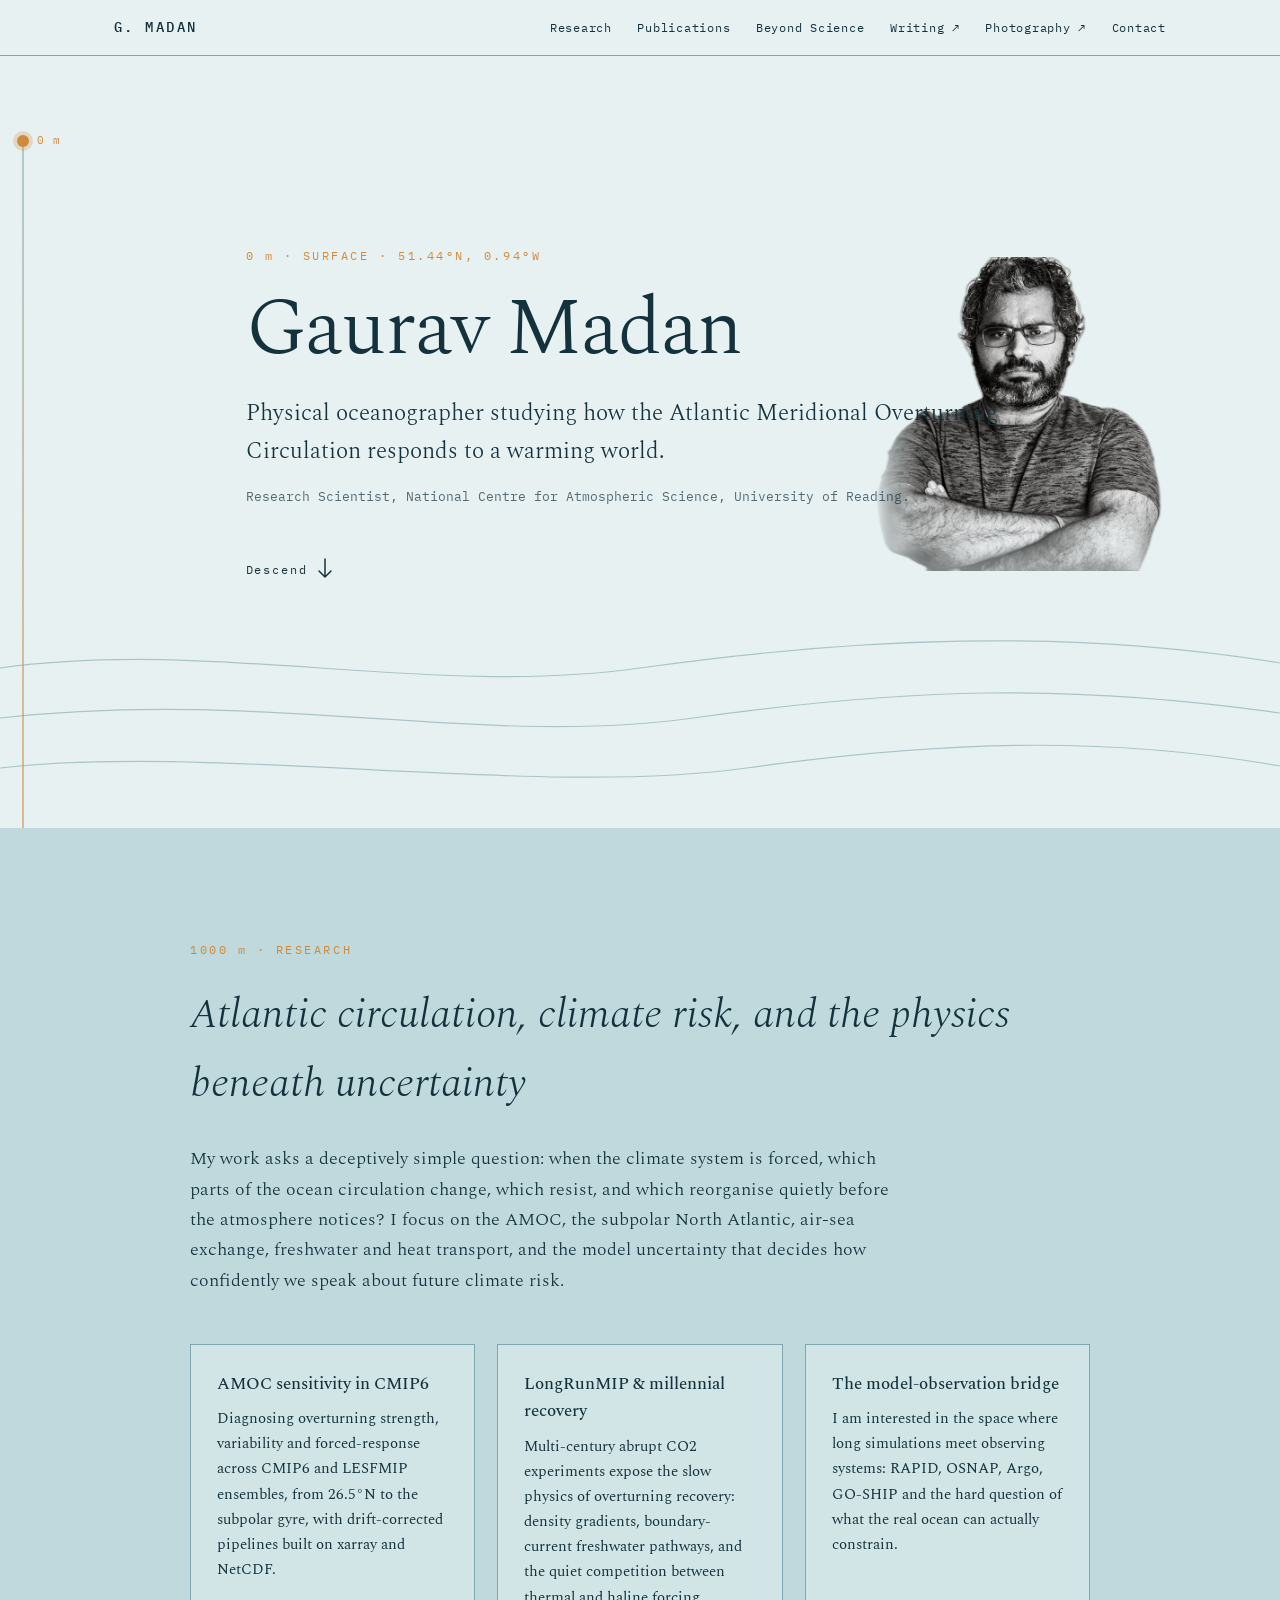
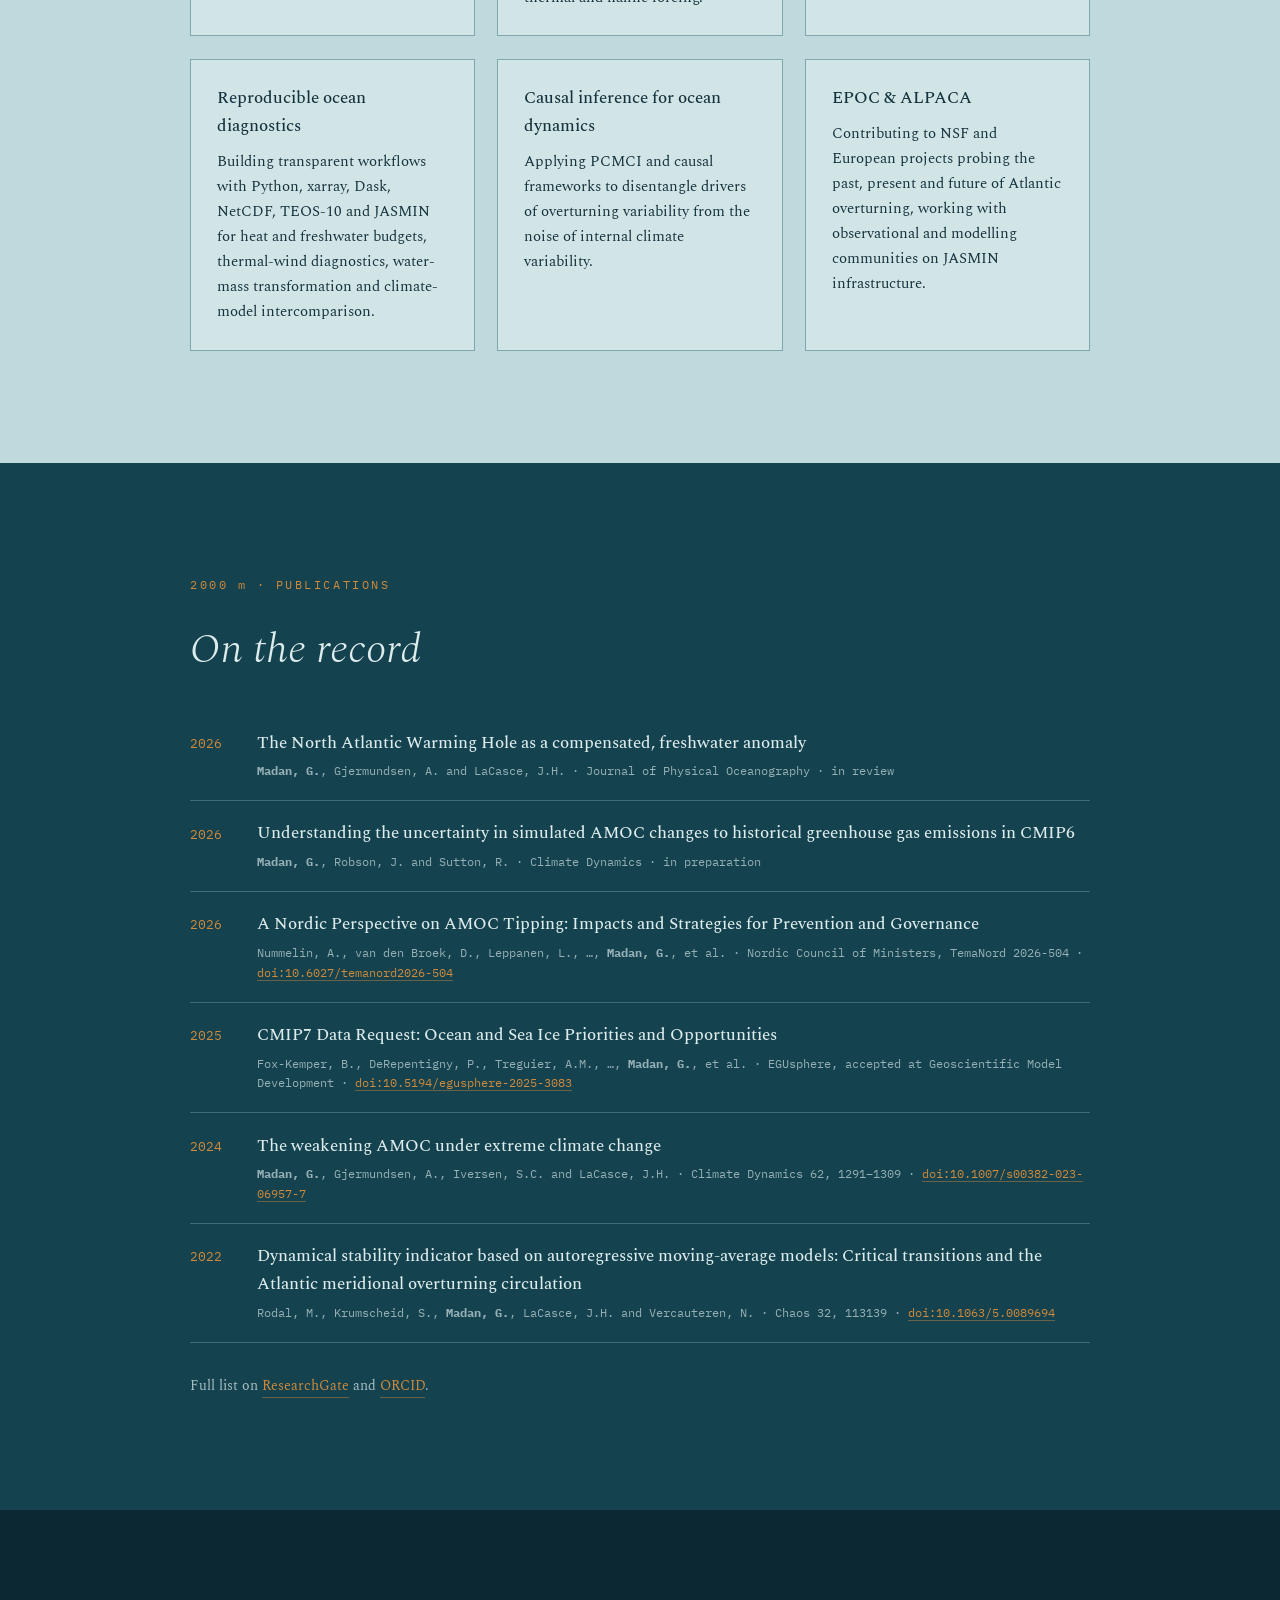
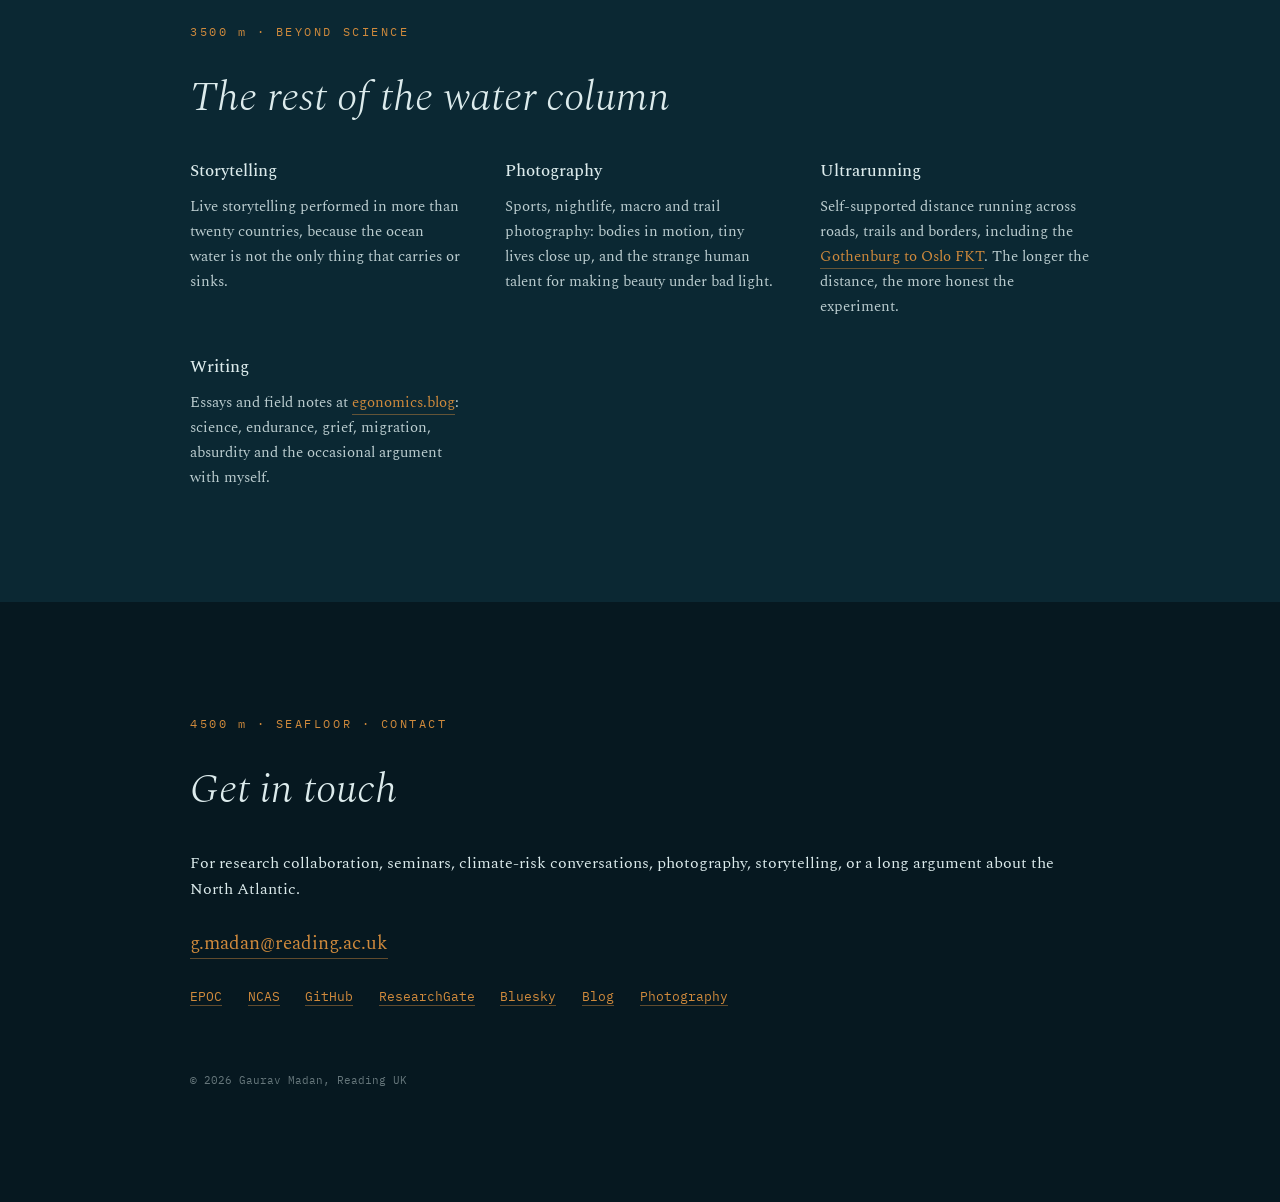
<file: index.html>
<!DOCTYPE html>
<html lang="en">
<head>
  <meta charset="UTF-8">
  <meta name="viewport" content="width=device-width, initial-scale=1.0">
  <title>Gaurav Madan | Physical Oceanographer</title>
  <meta name="description" content="Gaurav Madan is a physical oceanographer at NCAS, University of Reading, studying AMOC sensitivity in CMIP6 and LongRunMIP simulations.">

  <!-- ============================================================
       FONTS: Spectral (headings & body) + IBM Plex Mono (labels)
       Swap these in one place if you want a different pairing.
       ============================================================ -->
  <link rel="preconnect" href="https://fonts.googleapis.com">
  <link rel="preconnect" href="https://fonts.gstatic.com" crossorigin>
  <link href="https://fonts.googleapis.com/css2?family=Spectral:ital,wght@0,300;0,400;0,500;1,300;1,400&family=IBM+Plex+Mono:wght@400;500&display=swap" rel="stylesheet">
  <link rel="icon" href="assets/favicon.svg" type="image/svg+xml">
  <link rel="icon" href="assets/favicon-32.png" type="image/png" sizes="32x32">
  <link rel="apple-touch-icon" href="assets/apple-touch-icon.png">

  <link rel="stylesheet" href="css/style.css">
</head>
<body>

  <!-- ============================================================
       NAVIGATION / MENU BAR
       To add a new link: copy one <li> line and edit it.
       Internal links use #section-id. External links use full URLs
       and should keep target="_blank".
       ============================================================ -->
  <header class="site-nav" id="top">
    <nav aria-label="Main navigation">
      <a class="nav-name" href="#top">G. MADAN</a>
      <button class="nav-toggle" aria-label="Toggle menu" aria-expanded="false">
        <span></span><span></span><span></span>
      </button>
      <ul class="nav-links">
        <li><a href="#research">Research</a></li>
        <li><a href="#publications">Publications</a></li>
        <li><a href="#beyond">Beyond Science</a></li>
        <li><a href="https://egonomics.blog" target="_blank" rel="noopener">Writing ↗</a></li>
        <li><a href="https://gaurav.photo" target="_blank" rel="noopener">Photography ↗</a></li>

        <!-- ADD MORE MENU LINKS HERE, for example:
        <li><a href="https://your-photography-site.com" target="_blank" rel="noopener">Photography ↗</a></li>
        <li><a href="https://github.com/yourusername" target="_blank" rel="noopener">Code ↗</a></li>
        -->
        <li><a href="#contact">Contact</a></li>
      </ul>
    </nav>
  </header>

  <!-- ============================================================
       DEPTH RAIL (the signature element)
       A fixed scale on the left. The marker tracks your scroll
       position as if you were descending the water column.
       Hidden automatically on small screens.
       ============================================================ -->
  <aside class="depth-rail" aria-hidden="true">
    <div class="depth-line"></div>
    <div class="depth-marker" id="depth-marker">
      <span id="depth-readout">0 m</span>
    </div>
  </aside>

  <main>

    <!-- ========================================================
         HERO / SURFACE (0 m)
         ======================================================== -->
    <section class="panel panel-surface" data-depth="0">
		<!-- Background portrait, anchored bottom-right, behind the text layer.
           Drop the cutout at assets/portrait.webp. Hides itself if missing. -->
      <img class="hero-figure" src="assets/portrait.webp" alt=""
           aria-hidden="true" onerror="this.style.display='none'">
      <div class="wrap hero">
        <p class="eyebrow">0 m &middot; SURFACE &middot; 51.44&deg;N, 0.94&deg;W</p>
        <h1>Gaurav Madan</h1>
        <p class="hero-sub">Physical oceanographer studying how the Atlantic
        Meridional Overturning Circulation responds to a warming world.</p>
        <p class="hero-detail">Research Scientist, National Centre for Atmospheric
        Science, University of Reading.</p>
        <a class="descend-cue" href="#research">
          <span>Descend</span>
          <svg width="16" height="24" viewBox="0 0 16 24" fill="none" aria-hidden="true">
            <path d="M8 2v18M2 14l6 6 6-6" stroke="currentColor" stroke-width="1.5" stroke-linecap="round" stroke-linejoin="round"/>
          </svg>
        </a>
      </div>
      <!-- Decorative isopycnal contour lines -->
      <svg class="contours" viewBox="0 0 1200 220" preserveAspectRatio="none" aria-hidden="true">
        <path d="M0,60 C200,30 400,90 600,60 S1000,20 1200,55" />
        <path d="M0,110 C250,80 450,140 650,110 S1000,75 1200,105" />
        <path d="M0,160 C200,135 500,190 700,160 S1050,130 1200,158" />
      </svg>
    </section>

    <!-- ========================================================
         RESEARCH (1000 m, where the AMOC lives)
         ======================================================== -->
    <section class="panel panel-thermocline" id="research" data-depth="1000">
      <div class="wrap">
        <p class="eyebrow">1000 m &middot; RESEARCH</p>
        <h2>Atlantic circulation, climate risk, and the physics beneath uncertainty</h2>
        <p class="lede">My work asks a deceptively simple question: when the climate system is forced,
        which parts of the ocean circulation change, which resist, and which reorganise quietly
        before the atmosphere notices? I focus on the AMOC, the subpolar North Atlantic,
        air-sea exchange, freshwater and heat transport, and the model uncertainty that decides
        how confidently we speak about future climate risk.</p>

        <div class="research-grid">
          <!-- Edit or duplicate these cards for your own topics -->
          <article class="card">
            <h3>AMOC sensitivity in CMIP6</h3>
            <p>Diagnosing overturning strength, variability and forced-response across CMIP6 and LESFMIP
            ensembles, from 26.5&deg;N to the subpolar gyre, with drift-corrected
            pipelines built on xarray and NetCDF.</p>
          </article>
          <article class="card">
            <h3>LongRunMIP &amp; millennial recovery</h3>
            <p>Multi-century abrupt CO2 experiments expose the slow physics of overturning recovery:
            density gradients, boundary-current freshwater pathways, and the quiet competition
            between thermal and haline forcing.</p>
          </article>
			<article class="card">
            <h3>The model-observation bridge</h3>
            <p>I am interested in the space where long simulations meet observing systems: RAPID,
            OSNAP, Argo, GO-SHIP and the hard question of what the real ocean can actually
            constrain.</p>
          </article>
		<article class="card">
            <h3>Reproducible ocean diagnostics</h3>
            <p>Building transparent workflows with Python, xarray, Dask, NetCDF, TEOS-10 and JASMIN
            for heat and freshwater budgets, thermal-wind diagnostics, water-mass transformation
            and climate-model intercomparison.</p>
          </article>
          <article class="card">
            <h3>Causal inference for ocean dynamics</h3>
            <p>Applying PCMCI and causal frameworks to disentangle
            drivers of overturning variability from the noise of internal
            climate variability.</p>
          </article>
          <article class="card">
            <h3>EPOC &amp; ALPACA</h3>
            <p>Contributing to NSF and European projects probing the past, present and
            future of Atlantic overturning, working with observational and
            modelling communities on JASMIN infrastructure.</p>
          </article>
        </div>
      </div>
    </section>

<!-- ========================================================
     PUBLICATIONS (2000 m)
     ======================================================== -->
<section class="panel panel-deep" id="publications" data-depth="2000">
  <div class="wrap">
    <p class="eyebrow">2000 m &middot; PUBLICATIONS</p>
    <h2>On the record</h2>

    <ol class="pub-list">

      <li>
        <span class="pub-year">2026</span>
        <div>
          <p class="pub-title">The North Atlantic Warming Hole as a compensated, freshwater anomaly</p>
          <p class="pub-meta"><strong>Madan, G.</strong>, Gjermundsen, A. and LaCasce, J.H. &middot; Journal of Physical Oceanography &middot; in review</p>
        </div>
      </li>

      <li>
        <span class="pub-year">2026</span>
        <div>
          <p class="pub-title">Understanding the uncertainty in simulated AMOC changes to historical greenhouse gas emissions in CMIP6</p>
          <p class="pub-meta"><strong>Madan, G.</strong>, Robson, J. and Sutton, R. &middot; Climate Dynamics &middot; in preparation</p>
        </div>
      </li>

      <li>
        <span class="pub-year">2026</span>
        <div>
          <p class="pub-title">A Nordic Perspective on AMOC Tipping: Impacts and Strategies for Prevention and Governance</p>
          <p class="pub-meta">Nummelin, A., van den Broek, D., Leppanen, L., &hellip;, <strong>Madan, G.</strong>, et al. &middot; Nordic Council of Ministers, TemaNord 2026-504 &middot; <a href="http://dx.doi.org/10.6027/temanord2026-504" target="_blank" rel="noopener">doi:10.6027/temanord2026-504</a></p>
        </div>
      </li>

      <li>
        <span class="pub-year">2025</span>
        <div>
          <p class="pub-title">CMIP7 Data Request: Ocean and Sea Ice Priorities and Opportunities</p>
          <p class="pub-meta">Fox-Kemper, B., DeRepentigny, P., Treguier, A.M., &hellip;, <strong>Madan, G.</strong>, et al. &middot; EGUsphere, accepted at Geoscientific Model Development &middot; <a href="https://doi.org/10.5194/egusphere-2025-3083" target="_blank" rel="noopener">doi:10.5194/egusphere-2025-3083</a></p>
        </div>
      </li>

      <li>
        <span class="pub-year">2024</span>
        <div>
          <p class="pub-title">The weakening AMOC under extreme climate change</p>
          <p class="pub-meta"><strong>Madan, G.</strong>, Gjermundsen, A., Iversen, S.C. and LaCasce, J.H. &middot; Climate Dynamics 62, 1291&ndash;1309 &middot; <a href="https://doi.org/10.1007/s00382-023-06957-7" target="_blank" rel="noopener">doi:10.1007/s00382-023-06957-7</a></p>
        </div>
      </li>

      <li>
        <span class="pub-year">2022</span>
        <div>
          <p class="pub-title">Dynamical stability indicator based on autoregressive moving-average models: Critical transitions and the Atlantic meridional overturning circulation</p>
          <p class="pub-meta">Rodal, M., Krumscheid, S., <strong>Madan, G.</strong>, LaCasce, J.H. and Vercauteren, N. &middot; Chaos 32, 113139 &middot; <a href="https://doi.org/10.1063/5.0089694" target="_blank" rel="noopener">doi:10.1063/5.0089694</a></p>
        </div>
      </li>

    </ol>

    <p class="aside-note">
      Full list on
      <a href="https://www.researchgate.net/profile/Gaurav-Madan-2" target="_blank" rel="noopener">ResearchGate</a> and
      <a href="https://orcid.org/0000-0002-7702-1171" target="_blank" rel="noopener">ORCID</a>.
    </p>
  </div>
</section>

    <!-- ========================================================
         BEYOND SCIENCE (3500 m)
         ======================================================== -->
    <section class="panel panel-abyssal" id="beyond" data-depth="3500">
      <div class="wrap">
        <p class="eyebrow">3500 m &middot; BEYOND SCIENCE</p>
        <h2>The rest of the water column</h2>
        <div class="beyond-grid">
          <article>
            <h3>Storytelling</h3>
            <p>Live storytelling performed in more than twenty countries,
            because the ocean water is not the only thing that carries or sinks.</p>
          </article>
          <article>
            <h3>Photography</h3>
            <p>Sports, nightlife, macro and trail photography: bodies in motion, tiny lives close up,
            and the strange human talent for making beauty under bad light.</p>
          </article>
          <article>
            <h3>Ultrarunning</h3>
            <p>Self-supported distance running across roads, trails and borders, including the <a href="https://fastestknowntime.com/route/gothenburg" target="_blank" rel="noopener">Gothenburg to Oslo FKT</a>. The longer the distance, the more honest the experiment.</p>
          </article>
          <article>
            <h3>Writing</h3>
            <p>Essays and field notes at
            <a href="https://egonomics.blog" target="_blank" rel="noopener">egonomics.blog</a>: science,
            endurance, grief, migration, absurdity and the occasional argument with myself.</p>
          </article>
        </div>
      </div>
    </section>

    <!-- ========================================================
         CONTACT / SEAFLOOR (4500 m)
         ======================================================== -->
    <section class="panel panel-floor" id="contact" data-depth="4500">
      <div class="wrap">
        <p class="eyebrow">4500 m &middot; SEAFLOOR &middot; CONTACT</p>
        <h2>Get in touch</h2>
		  <p class="contact-intro">For research collaboration, seminars, climate-risk conversations,
        photography, storytelling, or a long argument about the North Atlantic.</p>
        <p class="contact-line">
        <p class="contact-line">
          <!-- Replace with your real handles -->
          <a href="mailto:g.madan@reading.ac.uk">g.madan@reading.ac.uk</a>
        </p>
        <ul class="contact-links">
          <li><a href="https://epoc-eu.org/" target="_blank" rel="noopener">EPOC</a></li>
          <li><a href="https://ncas.ac.uk/" target="_blank" rel="noopener">NCAS</a></li>
		  <li><a href="https://github.com/gauravmadan" target="_blank" rel="noopener">GitHub</a></li>
          <li><a href="https://www.researchgate.net/profile/Gaurav-Madan-2" target="_blank" rel="noopener">ResearchGate</a></li>
          <li><a href="https://bsky.app/profile/oceanografer.com" target="_blank" rel="noopener">Bluesky</a></li>
          <li><a href="https://egonomics.blog" target="_blank" rel="noopener">Blog</a></li>
          <li><a href="https://gaurav.photo" target="_blank" rel="noopener">Photography</a></li>			
        </ul>
        <footer>
          <p>&copy; 2026 Gaurav Madan, Reading UK</p>
        </footer>
      </div>
    </section>

  </main>

  <script src="js/main.js"></script>
</body>
</html>
</file>
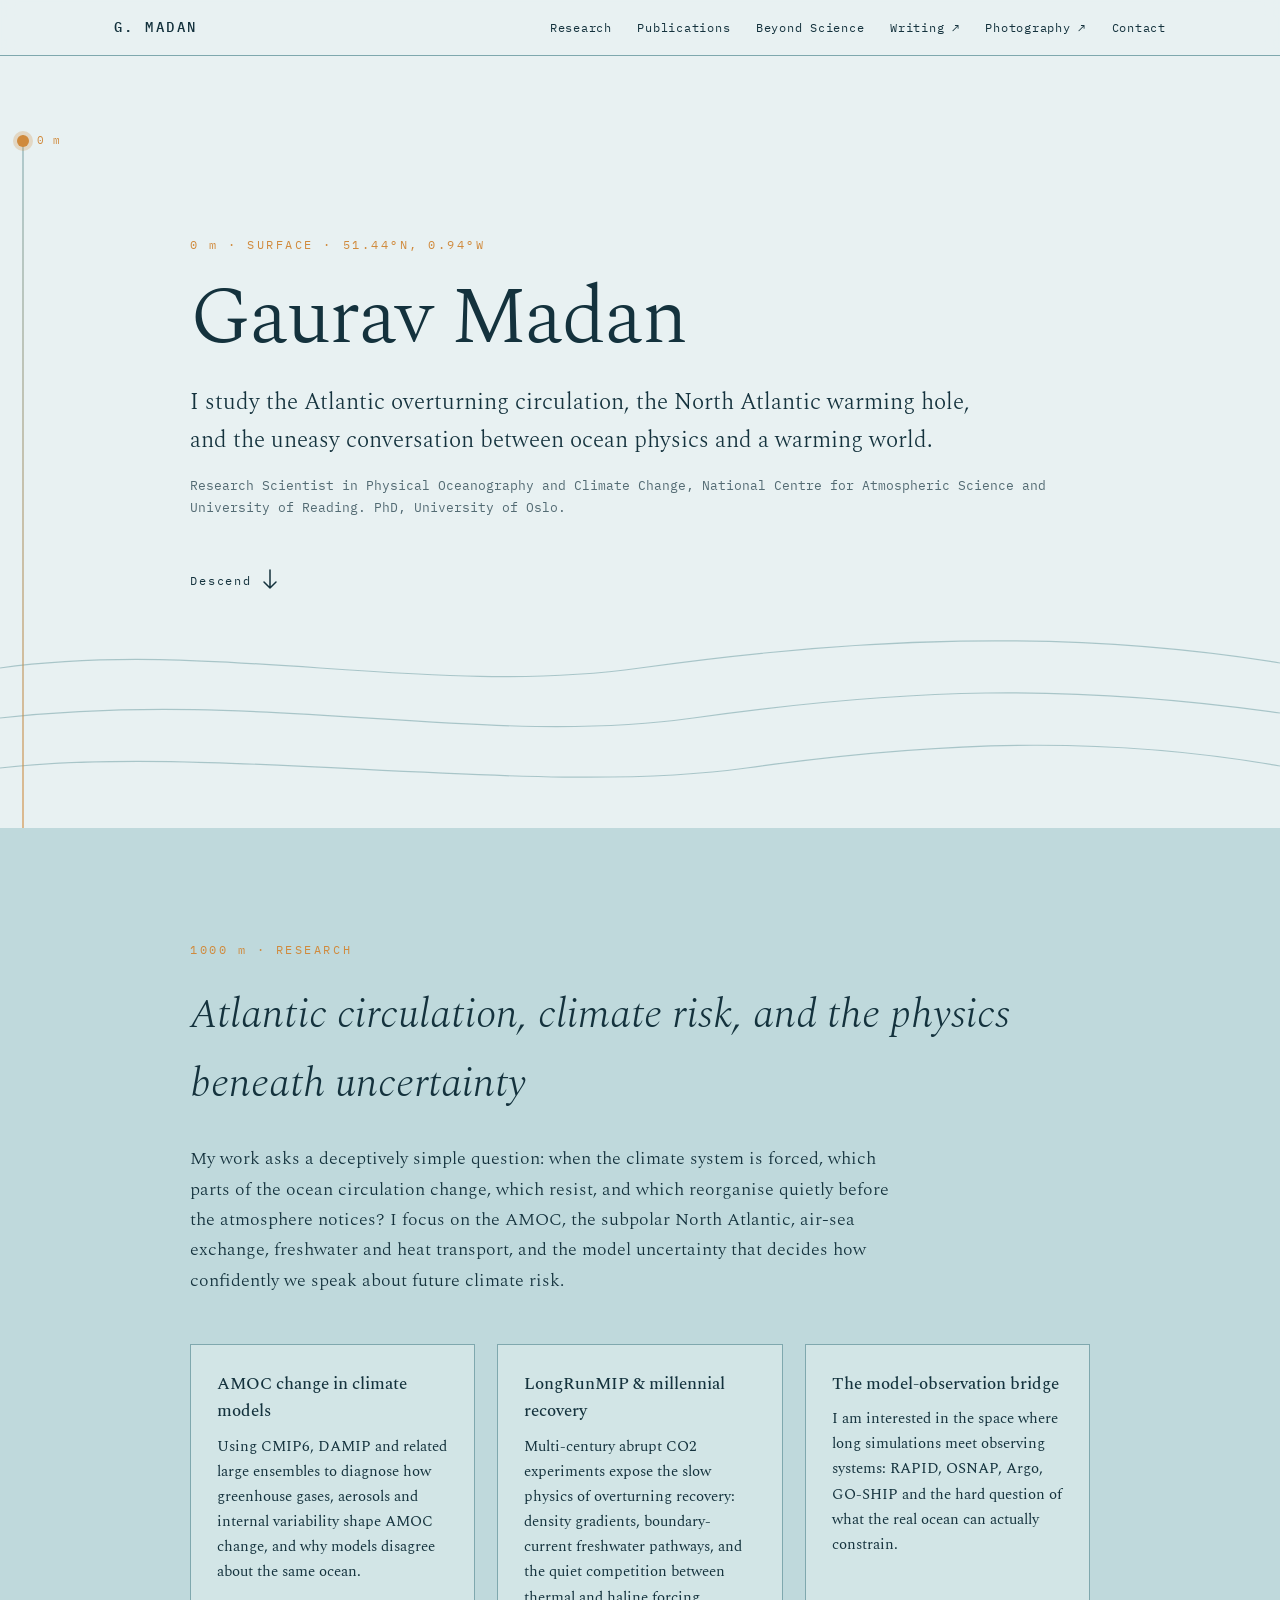
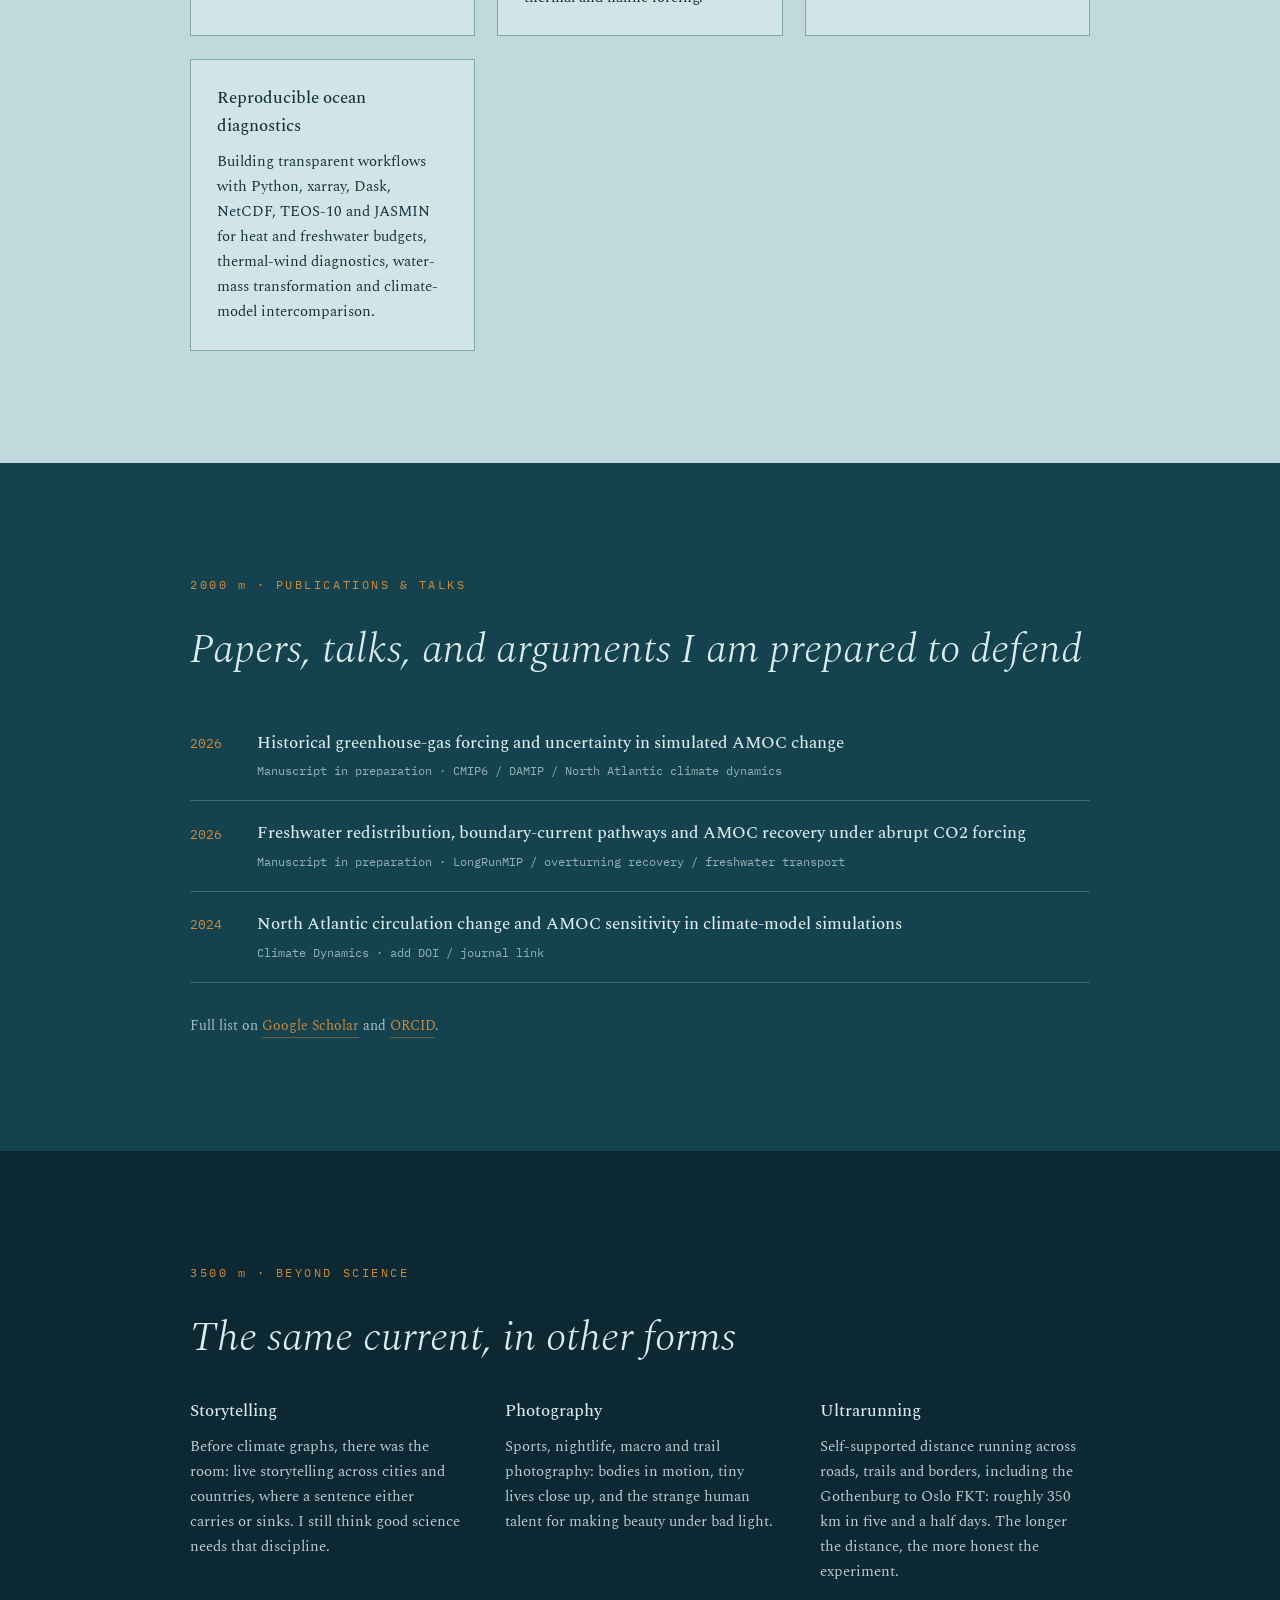
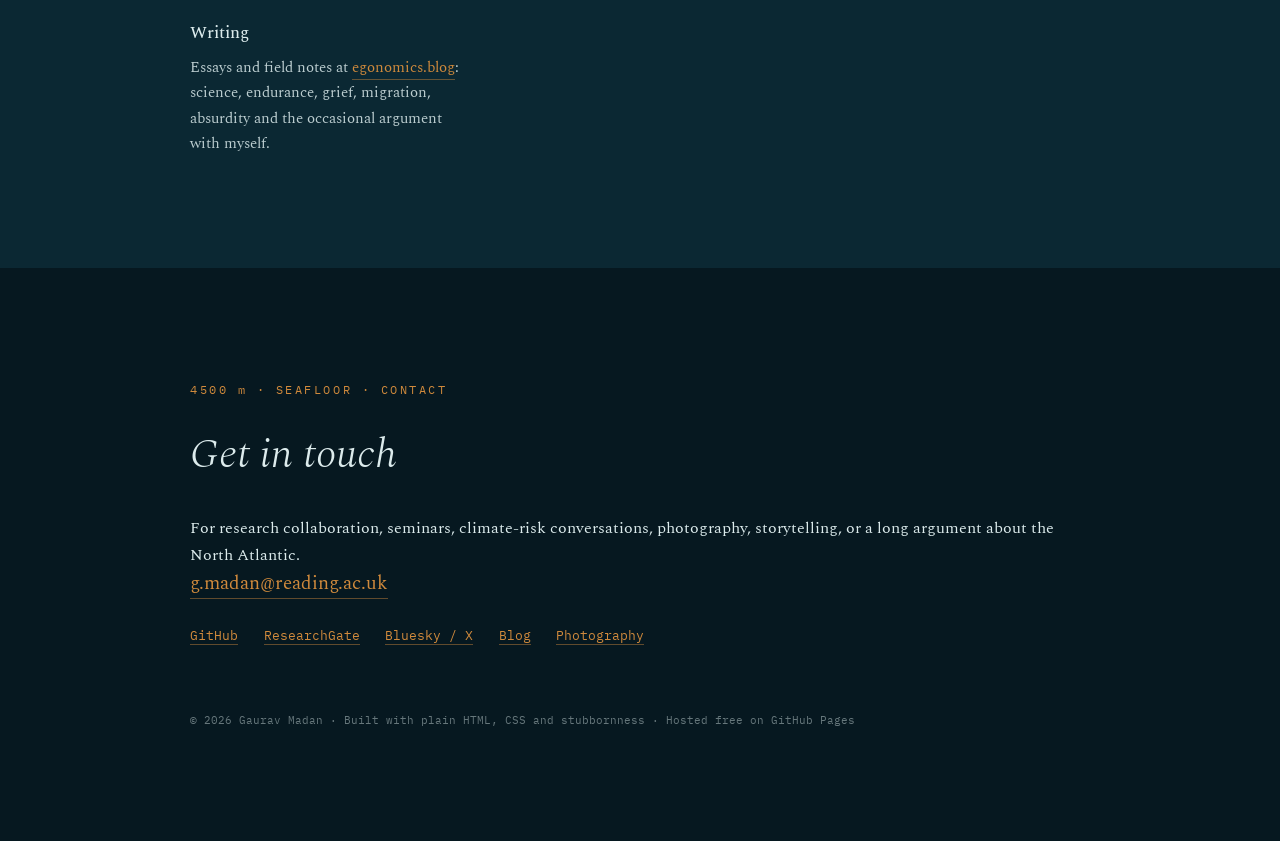
<file: index_rewritten.html>
<!DOCTYPE html>
<html lang="en">
<head>
  <meta charset="UTF-8">
  <meta name="viewport" content="width=device-width, initial-scale=1.0">
  <title>Gaurav Madan | Physical Oceanographer</title>
  <meta name="description" content="Gaurav Madan is a physical oceanographer at NCAS and the University of Reading studying AMOC change, North Atlantic climate dynamics, and climate risk using models, observations, and reproducible data analysis.">

  <!-- ============================================================
       FONTS: Spectral (headings & body) + IBM Plex Mono (labels)
       Swap these in one place if you want a different pairing.
       ============================================================ -->
  <link rel="preconnect" href="https://fonts.googleapis.com">
  <link rel="preconnect" href="https://fonts.gstatic.com" crossorigin>
  <link href="https://fonts.googleapis.com/css2?family=Spectral:ital,wght@0,300;0,400;0,500;1,300;1,400&family=IBM+Plex+Mono:wght@400;500&display=swap" rel="stylesheet">

  <link rel="stylesheet" href="css/style.css">
</head>
<body>

  <!-- ============================================================
       NAVIGATION / MENU BAR
       To add a new link: copy one <li> line and edit it.
       Internal links use #section-id. External links use full URLs
       and should keep target="_blank".
       ============================================================ -->
  <header class="site-nav" id="top">
    <nav aria-label="Main navigation">
      <a class="nav-name" href="#top">G. MADAN</a>
      <button class="nav-toggle" aria-label="Toggle menu" aria-expanded="false">
        <span></span><span></span><span></span>
      </button>
      <ul class="nav-links">
        <li><a href="#research">Research</a></li>
        <li><a href="#publications">Publications</a></li>
        <li><a href="#beyond">Beyond Science</a></li>
        <li><a href="https://egonomics.blog" target="_blank" rel="noopener">Writing ↗</a></li>
        <li><a href="https://gaurav.photo" target="_blank" rel="noopener">Photography ↗</a></li>
        <!-- ADD MORE MENU LINKS HERE, for example:
        <li><a href="https://your-photography-site.com" target="_blank" rel="noopener">Photography ↗</a></li>
        <li><a href="https://github.com/yourusername" target="_blank" rel="noopener">Code ↗</a></li>
        -->
        <li><a href="#contact">Contact</a></li>
      </ul>
    </nav>
  </header>

  <!-- ============================================================
       DEPTH RAIL (the signature element)
       A fixed scale on the left. The marker tracks your scroll
       position as if you were descending the water column.
       Hidden automatically on small screens.
       ============================================================ -->
  <aside class="depth-rail" aria-hidden="true">
    <div class="depth-line"></div>
    <div class="depth-marker" id="depth-marker">
      <span id="depth-readout">0 m</span>
    </div>
  </aside>

  <main>

    <!-- ========================================================
         HERO / SURFACE (0 m)
         ======================================================== -->
    <section class="panel panel-surface" data-depth="0">
      <div class="wrap hero">
        <p class="eyebrow">0 m &middot; SURFACE &middot; 51.44&deg;N, 0.94&deg;W</p>
        <h1>Gaurav Madan</h1>
        <p class="hero-sub">I study the Atlantic overturning circulation, the North Atlantic
        warming hole, and the uneasy conversation between ocean physics and a warming world.</p>
        <p class="hero-detail">Research Scientist in Physical Oceanography and Climate Change,
        National Centre for Atmospheric Science and University of Reading. PhD, University of Oslo.</p>
        <a class="descend-cue" href="#research">
          <span>Descend</span>
          <svg width="16" height="24" viewBox="0 0 16 24" fill="none" aria-hidden="true">
            <path d="M8 2v18M2 14l6 6 6-6" stroke="currentColor" stroke-width="1.5" stroke-linecap="round" stroke-linejoin="round"/>
          </svg>
        </a>
      </div>
      <!-- Decorative isopycnal contour lines -->
      <svg class="contours" viewBox="0 0 1200 220" preserveAspectRatio="none" aria-hidden="true">
        <path d="M0,60 C200,30 400,90 600,60 S1000,20 1200,55" />
        <path d="M0,110 C250,80 450,140 650,110 S1000,75 1200,105" />
        <path d="M0,160 C200,135 500,190 700,160 S1050,130 1200,158" />
      </svg>
    </section>

    <!-- ========================================================
         RESEARCH (1000 m, where the AMOC lives)
         ======================================================== -->
    <section class="panel panel-thermocline" id="research" data-depth="1000">
      <div class="wrap">
        <p class="eyebrow">1000 m &middot; RESEARCH</p>
        <h2>Atlantic circulation, climate risk, and the physics beneath uncertainty</h2>
        <p class="lede">My work asks a deceptively simple question: when the climate system is forced,
        which parts of the ocean circulation change, which resist, and which reorganise quietly
        before the atmosphere notices? I focus on the AMOC, the subpolar North Atlantic,
        air-sea exchange, freshwater and heat transport, and the model uncertainty that decides
        how confidently we speak about future climate risk.</p>

        <div class="research-grid">
          <!-- Edit or duplicate these cards for your own topics -->
          <article class="card">
            <h3>AMOC change in climate models</h3>
            <p>Using CMIP6, DAMIP and related large ensembles to diagnose how greenhouse gases,
            aerosols and internal variability shape AMOC change, and why models disagree about
            the same ocean.</p>
          </article>
          <article class="card">
            <h3>LongRunMIP &amp; millennial recovery</h3>
            <p>Multi-century abrupt CO2 experiments expose the slow physics of overturning recovery:
            density gradients, boundary-current freshwater pathways, and the quiet competition
            between thermal and haline forcing.</p>
          </article>
          <article class="card">
            <h3>The model-observation bridge</h3>
            <p>I am interested in the space where long simulations meet observing systems: RAPID,
            OSNAP, Argo, GO-SHIP and the hard question of what the real ocean can actually
            constrain.</p>
          </article>
          <article class="card">
            <h3>Reproducible ocean diagnostics</h3>
            <p>Building transparent workflows with Python, xarray, Dask, NetCDF, TEOS-10 and JASMIN
            for heat and freshwater budgets, thermal-wind diagnostics, water-mass transformation
            and climate-model intercomparison.</p>
          </article>
        </div>
      </div>
    </section>

    <!-- ========================================================
         PUBLICATIONS (2000 m)
         Replace the placeholders with your real papers.
         ======================================================== -->
    <section class="panel panel-deep" id="publications" data-depth="2000">
      <div class="wrap">
        <p class="eyebrow">2000 m &middot; PUBLICATIONS &amp; TALKS</p>
        <h2>Papers, talks, and arguments I am prepared to defend</h2>
        <ol class="pub-list">
          <li>
            <span class="pub-year">2026</span>
            <div>
              <p class="pub-title">Historical greenhouse-gas forcing and uncertainty in simulated AMOC change</p>
              <p class="pub-meta">Manuscript in preparation &middot; CMIP6 / DAMIP / North Atlantic climate dynamics</p>
            </div>
          </li>
          <li>
            <span class="pub-year">2026</span>
            <div>
              <p class="pub-title">Freshwater redistribution, boundary-current pathways and AMOC recovery under abrupt CO2 forcing</p>
              <p class="pub-meta">Manuscript in preparation &middot; LongRunMIP / overturning recovery / freshwater transport</p>
            </div>
          </li>
          <li>
            <span class="pub-year">2024</span>
            <div>
              <p class="pub-title">North Atlantic circulation change and AMOC sensitivity in climate-model simulations</p>
              <p class="pub-meta">Climate Dynamics &middot; add DOI / journal link</p>
            </div>
          </li>
        </ol>
        <p class="aside-note">Full list on
          <a href="#" target="_blank" rel="noopener">Google Scholar</a> and
          <a href="#" target="_blank" rel="noopener">ORCID</a>.
          <!-- Replace # above with your real profile URLs -->
        </p>
      </div>
    </section>

    <!-- ========================================================
         BEYOND SCIENCE (3500 m)
         ======================================================== -->
    <section class="panel panel-abyssal" id="beyond" data-depth="3500">
      <div class="wrap">
        <p class="eyebrow">3500 m &middot; BEYOND SCIENCE</p>
        <h2>The same current, in other forms</h2>
        <div class="beyond-grid">
          <article>
            <h3>Storytelling</h3>
            <p>Before climate graphs, there was the room: live storytelling across cities and countries,
            where a sentence either carries or sinks. I still think good science needs that discipline.</p>
          </article>
          <article>
            <h3>Photography</h3>
            <p>Sports, nightlife, macro and trail photography: bodies in motion, tiny lives close up,
            and the strange human talent for making beauty under bad light.</p>
          </article>
          <article>
            <h3>Ultrarunning</h3>
            <p>Self-supported distance running across roads, trails and borders, including the
            Gothenburg to Oslo FKT: roughly 350 km in five and a half days. The longer the distance,
            the more honest the experiment.</p>
          </article>
          <article>
            <h3>Writing</h3>
            <p>Essays and field notes at
            <a href="https://egonomics.blog" target="_blank" rel="noopener">egonomics.blog</a>: science,
            endurance, grief, migration, absurdity and the occasional argument with myself.</p>
          </article>
        </div>
      </div>
    </section>

    <!-- ========================================================
         CONTACT / SEAFLOOR (4500 m)
         ======================================================== -->
    <section class="panel panel-floor" id="contact" data-depth="4500">
      <div class="wrap">
        <p class="eyebrow">4500 m &middot; SEAFLOOR &middot; CONTACT</p>
        <h2>Get in touch</h2>
        <p class="contact-intro">For research collaboration, seminars, climate-risk conversations,
        photography, storytelling, or a long argument about the North Atlantic.</p>
        <p class="contact-line">
          <a href="mailto:g.madan@reading.ac.uk">g.madan@reading.ac.uk</a>
        </p>
        <ul class="contact-links">
          <li><a href="https://github.com/gauravmadan" target="_blank" rel="noopener">GitHub</a></li>
          <li><a href="https://www.researchgate.net/profile/Gaurav-Madan-2" target="_blank" rel="noopener">ResearchGate</a></li>
          <li><a href="https://bsky.app/profile/oceanografer.com" target="_blank" rel="noopener">Bluesky / X</a></li>
          <li><a href="https://egonomics.blog" target="_blank" rel="noopener">Blog</a></li>
          <li><a href="https://gaurav.photo" target="_blank" rel="noopener">Photography</a></li>
        </ul>
        <footer>
          <p>&copy; 2026 Gaurav Madan &middot; Built with plain HTML, CSS and
          stubbornness &middot; Hosted free on GitHub Pages</p>
        </footer>
      </div>
    </section>

  </main>

  <script src="js/main.js"></script>
</body>
</html>
</file>
<file: css/style.css>
/* ================================================================
   OCEANOGRAPHER GAURAV : water-column stylesheet
   The page descends from surface light to abyssal dark.
   All colours live in :root below. Change them once, they change
   everywhere.
   ================================================================ */

:root {
  /* Depth palette: surface to seafloor */
  --surface:      #E8F1F2;   /* pale hydrographic-chart blue */
  --thermocline:  #BFD9DC;   /* photic-zone blue-grey */
  --deep:         #14424E;   /* deep teal-navy */
  --abyssal:      #0B2833;   /* near-abyss */
  --floor:        #061820;   /* seafloor ink */

  /* Text and accents */
  --ink:          #14323D;   /* dark text on light panels */
  --foam:         #DCEBEC;   /* light text on dark panels */
  --contour:      #7FA8AE;   /* contour lines, rules, muted text */
  --buoy:         #D08A3C;   /* amber accent: links, markers */

  /* Type */
  --serif: 'Spectral', Georgia, serif;
  --mono:  'IBM Plex Mono', 'Courier New', monospace;
}

* { margin: 0; padding: 0; box-sizing: border-box; }

html { scroll-behavior: smooth; }

@media (prefers-reduced-motion: reduce) {
  html { scroll-behavior: auto; }
  *, *::before, *::after { animation: none !important; transition: none !important; }
}

body {
  font-family: var(--serif);
  font-weight: 400;
  color: var(--ink);
  background: var(--surface);
  line-height: 1.65;
}

/* ----------------------------------------------------------------
   NAVIGATION
   ---------------------------------------------------------------- */
.site-nav {
  position: fixed;
  top: 0; left: 0; right: 0;
  z-index: 100;
  background: color-mix(in srgb, var(--surface) 88%, transparent);
  backdrop-filter: blur(8px);
  border-bottom: 1px solid var(--contour);
}

.site-nav nav {
  max-width: 1100px;
  margin: 0 auto;
  padding: 0.9rem 1.5rem;
  display: flex;
  align-items: center;
  justify-content: space-between;
}

.nav-name {
  font-family: var(--mono);
  font-weight: 500;
  font-size: 0.85rem;
  letter-spacing: 0.18em;
  color: var(--ink);
  text-decoration: none;
}

.nav-links {
  display: flex;
  gap: 1.6rem;
  list-style: none;
}

.nav-links a {
  font-family: var(--mono);
  font-size: 0.78rem;
  letter-spacing: 0.06em;
  color: var(--ink);
  text-decoration: none;
  border-bottom: 1px solid transparent;
  padding-bottom: 2px;
  transition: border-color 0.2s, color 0.2s;
}

.nav-links a:hover,
.nav-links a:focus-visible {
  color: var(--buoy);
  border-bottom-color: var(--buoy);
}

.nav-toggle { display: none; }

/* ----------------------------------------------------------------
   DEPTH RAIL (signature element)
   ---------------------------------------------------------------- */
.depth-rail {
  position: fixed;
  left: 1.4rem;
  top: 15vh;
  bottom: 8vh;
  width: 2px;
  z-index: 50;
}

.depth-line {
  position: absolute;
  inset: 0;
  background: linear-gradient(var(--contour), var(--buoy));
  opacity: 0.55;
}

.depth-marker {
  position: absolute;
  left: -5px;
  top: 0;
  width: 12px;
  height: 12px;
  border-radius: 50%;
  background: var(--buoy);
  box-shadow: 0 0 0 4px color-mix(in srgb, var(--buoy) 25%, transparent);
  transition: top 0.1s linear;
}

.depth-marker span {
  position: absolute;
  left: 20px;
  top: -4px;
  font-family: var(--mono);
  font-size: 0.7rem;
  letter-spacing: 0.05em;
  color: var(--buoy);
  white-space: nowrap;
}

/* ----------------------------------------------------------------
   PANELS: each darker than the last
   ---------------------------------------------------------------- */
.panel { padding: 7rem 1.5rem; position: relative; overflow: hidden; }
.wrap  { max-width: 900px; margin: 0 auto; }

.panel-surface     { background: var(--surface);     color: var(--ink);  min-height: 92vh; display: flex; align-items: center; }
.panel-thermocline { background: var(--thermocline); color: var(--ink); }
.panel-deep        { background: var(--deep);        color: var(--foam); }
.panel-abyssal     { background: var(--abyssal);     color: var(--foam); }
.panel-floor       { background: var(--floor);       color: var(--foam); }

.eyebrow {
  font-family: var(--mono);
  font-size: 0.72rem;
  letter-spacing: 0.22em;
  color: var(--buoy);
  margin-bottom: 1.4rem;
}

h1 {
  font-size: clamp(2.8rem, 7vw, 5rem);
  font-weight: 300;
  letter-spacing: -0.015em;
  line-height: 1.05;
  margin-bottom: 1.4rem;
}

h2 {
  font-size: clamp(1.8rem, 4vw, 2.6rem);
  font-weight: 300;
  font-style: italic;
  margin-bottom: 1.6rem;
}

h3 {
  font-size: 1.05rem;
  font-weight: 500;
  margin-bottom: 0.5rem;
}

/* ----------------------------------------------------------------
   HERO
   ---------------------------------------------------------------- */
.hero { position: relative; z-index: 2; }
/* Portrait as background element: bottom-anchored, behind the text,
   soft-fading at its left edge and into the contour zone below */
.hero-figure {
  position: absolute;
  right: clamp(2rem, 9vw, 12rem);
  bottom: 10;
  height: min(38%, 96vh);
  width: auto;
  z-index: 2;
  pointer-events: none;
  filter: saturate(0.9);

  -webkit-mask-image:
    linear-gradient(90deg, transparent 0%, black 18%),
    linear-gradient(180deg, black 78%, rgba(0,0,0,0.45) 100%);
  -webkit-mask-composite: source-in;

  mask-image:
    linear-gradient(90deg, transparent 0%, black 18%),
    linear-gradient(180deg, black 78%, rgba(0,0,0,0.45) 100%);
  mask-composite: intersect;
}
.hero-sub {
  font-size: clamp(1.15rem, 2.4vw, 1.45rem);
  font-weight: 300;
  max-width: 34em;
  margin-bottom: 1rem;
}

.hero-detail {
  font-family: var(--mono);
  font-size: 0.82rem;
  color: color-mix(in srgb, var(--ink) 70%, transparent);
  margin-bottom: 3rem;
}

.descend-cue {
  display: inline-flex;
  align-items: center;
  gap: 0.6rem;
  font-family: var(--mono);
  font-size: 0.78rem;
  letter-spacing: 0.15em;
  color: var(--ink);
  text-decoration: none;
}

.descend-cue svg { animation: bob 2.4s ease-in-out infinite; }

@keyframes bob {
  0%, 100% { transform: translateY(0); }
  50%      { transform: translateY(6px); }
}

.contours {
  position: absolute;
  bottom: 0; left: 0;
  width: 100%; height: 220px;
  z-index: 1;
}

.contours path {
  fill: none;
  stroke: var(--contour);
  stroke-width: 1.2;
  opacity: 0.6;
}

/* ----------------------------------------------------------------
   RESEARCH
   ---------------------------------------------------------------- */
.lede {
  font-size: 1.15rem;
  font-weight: 300;
  max-width: 38em;
  margin-bottom: 3rem;
}

.research-grid {
  display: grid;
  grid-template-columns: repeat(auto-fit, minmax(260px, 1fr));
  gap: 1.4rem;
}

.card {
  border: 1px solid var(--contour);
  padding: 1.6rem;
  background: color-mix(in srgb, var(--surface) 45%, transparent);
}

.card p { font-size: 0.95rem; }

/* ----------------------------------------------------------------
   PUBLICATIONS
   ---------------------------------------------------------------- */
.pub-list { list-style: none; }

.pub-list li {
  display: flex;
  gap: 1.6rem;
  padding: 1.2rem 0;
  border-bottom: 1px solid color-mix(in srgb, var(--contour) 40%, transparent);
}

.pub-year {
  font-family: var(--mono);
  font-size: 0.8rem;
  color: var(--buoy);
  min-width: 3.2em;
  padding-top: 0.25em;
}

.pub-title { font-size: 1.05rem; font-weight: 500; }

.pub-meta {
  font-family: var(--mono);
  font-size: 0.75rem;
  color: color-mix(in srgb, var(--foam) 65%, transparent);
  margin-top: 0.25rem;
}

.pub-meta a, .aside-note a, .beyond-grid a, .contact-line a, .contact-links a {
  color: var(--buoy);
  text-decoration: none;
  border-bottom: 1px solid color-mix(in srgb, var(--buoy) 45%, transparent);
}

.pub-meta a:hover, .aside-note a:hover, .beyond-grid a:hover,
.contact-line a:hover, .contact-links a:hover {
  border-bottom-color: var(--buoy);
}

.aside-note {
  margin-top: 2rem;
  font-size: 0.9rem;
  color: color-mix(in srgb, var(--foam) 75%, transparent);
}

/* ----------------------------------------------------------------
   BEYOND
   ---------------------------------------------------------------- */
.beyond-grid {
  display: grid;
  grid-template-columns: repeat(auto-fit, minmax(220px, 1fr));
  gap: 2.2rem 2.8rem;
}

.beyond-grid p { font-size: 0.95rem; color: color-mix(in srgb, var(--foam) 85%, transparent); }

/* ----------------------------------------------------------------
   CONTACT / FOOTER
   ---------------------------------------------------------------- */
.contact-line { font-size: 1.2rem; margin-bottom: 1.6rem; }

.contact-links {
  list-style: none;
  display: flex;
  flex-wrap: wrap;
  gap: 1.6rem;
  font-family: var(--mono);
  font-size: 0.82rem;
  margin-bottom: 4rem;
}

footer p {
  font-family: var(--mono);
  font-size: 0.7rem;
  color: color-mix(in srgb, var(--foam) 45%, transparent);
}

/* ----------------------------------------------------------------
   MOBILE
   ---------------------------------------------------------------- */
@media (max-width: 960px) {
  .hero-figure { display: none; }
}
@media (max-width: 760px) {
  .depth-rail { display: none; }

  .panel { padding: 5rem 1.25rem; }

  .nav-toggle {
    display: flex;
    flex-direction: column;
    gap: 5px;
    background: none;
    border: none;
    cursor: pointer;
    padding: 6px;
  }

  .nav-toggle span {
    width: 22px; height: 2px;
    background: var(--ink);
  }

  .nav-links {
    display: none;
    position: absolute;
    top: 100%;
    left: 0; right: 0;
    flex-direction: column;
    gap: 0;
    background: var(--surface);
    border-bottom: 1px solid var(--contour);
    padding: 0.5rem 0;
  }

  .nav-links.open { display: flex; }

  .nav-links li a {
    display: block;
    padding: 0.9rem 1.5rem;
    border-bottom: none;
  }
}
</file>
